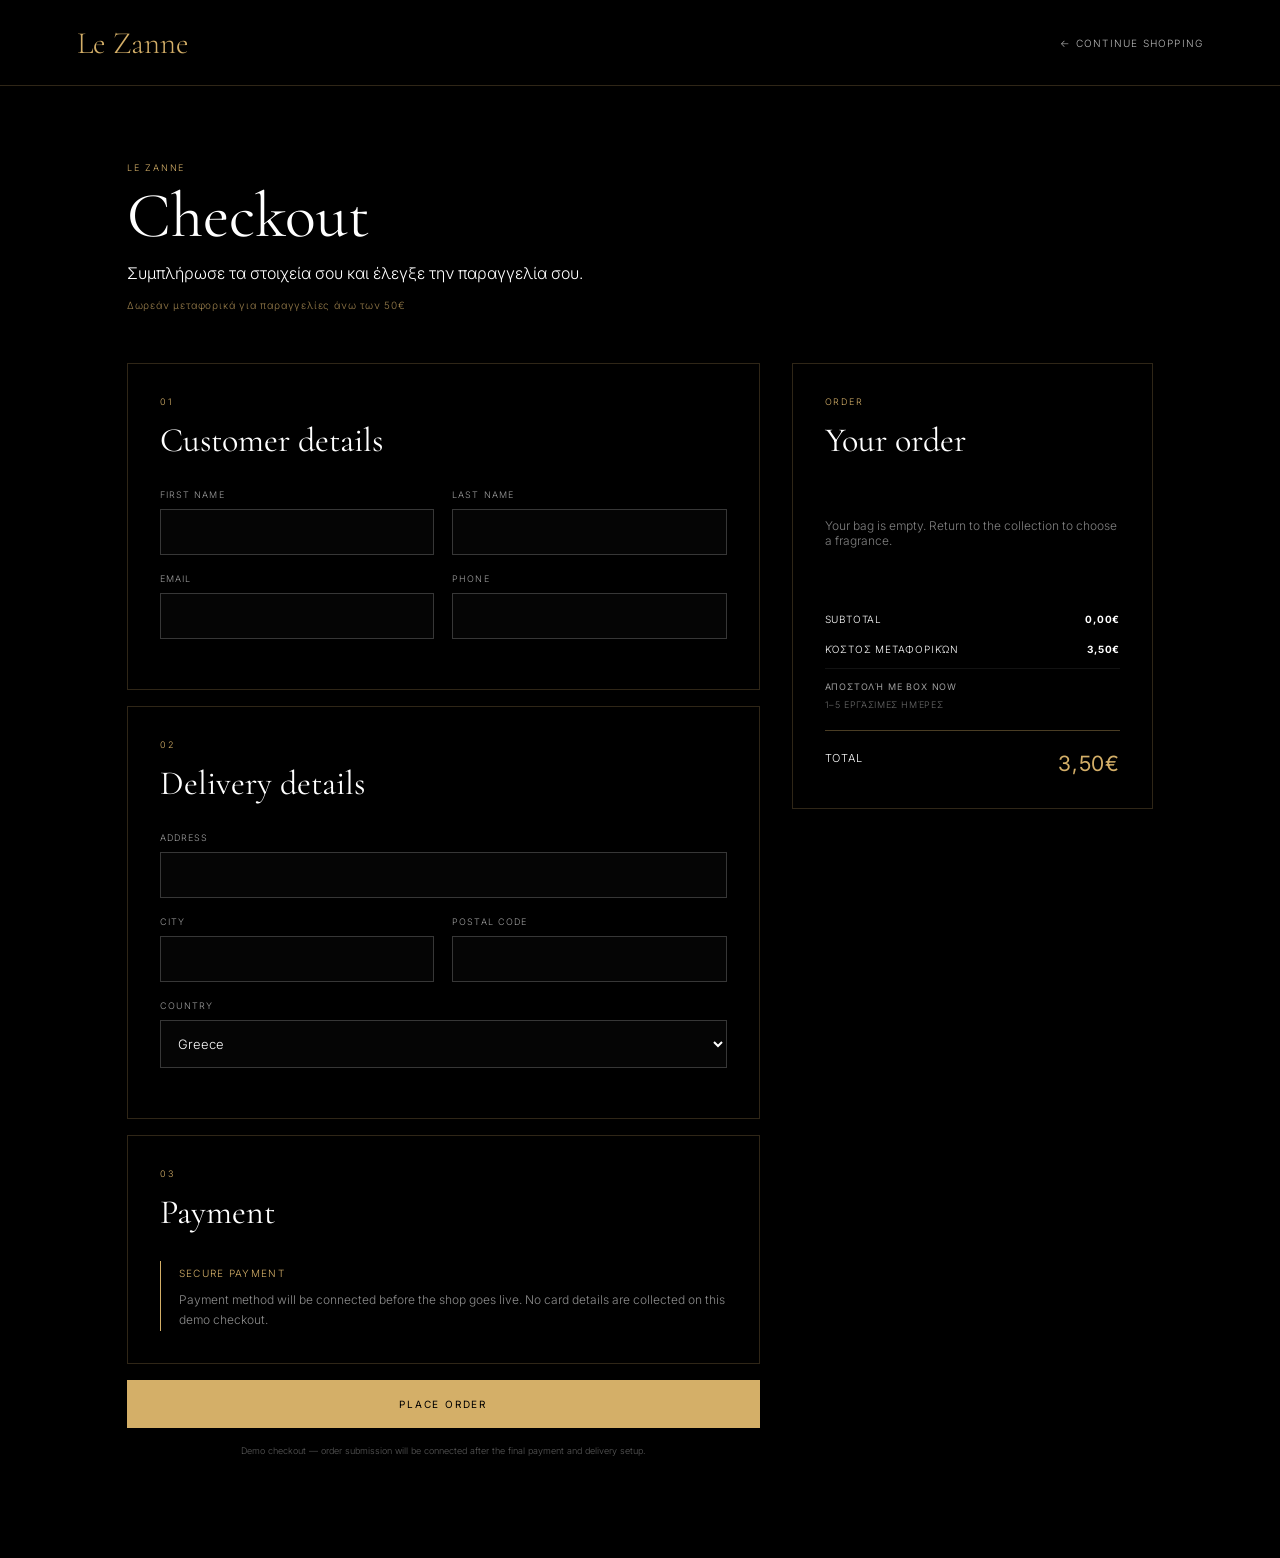
<file: checkout.html>
<!DOCTYPE html>
<html lang="en">
<head>
  <meta charset="UTF-8">
  <meta name="viewport" content="width=device-width, initial-scale=1.0">
  <meta name="description" content="Le Zanne — Checkout">
  <title>Checkout — Le Zanne</title>
  <link rel="preconnect" href="https://fonts.googleapis.com">
  <link rel="preconnect" href="https://fonts.gstatic.com" crossorigin>
  <link href="https://fonts.googleapis.com/css2?family=Cormorant+Garamond:wght@400;500;600&family=Inter:wght@300;400;500&display=swap" rel="stylesheet">
  <link rel="stylesheet" href="checkout.css">
</head>
<body>
  <header class="checkout-header">
    <a href="index.html" class="checkout-brand">Le Zanne</a>
    <a href="index.html#all-products" class="back-link">← Continue shopping</a>
  </header>
  <main class="checkout-page">
    <div class="checkout-intro">
      <p class="eyebrow">Le Zanne</p>
      <h1>Checkout</h1>
      <p>Συμπλήρωσε τα στοιχεία σου και έλεγξε την παραγγελία σου.</p><p class="shipping-threshold">Δωρεάν μεταφορικά για παραγγελίες άνω των 50€</p>
    </div>
    <div class="checkout-layout">
      <form class="customer-form" id="checkout-form">
        <section class="checkout-card">
          <p class="step">01</p>
          <h2>Customer details</h2>
          <div class="field-grid">
            <label>First name<input name="firstName" autocomplete="given-name" required></label>
            <label>Last name<input name="lastName" autocomplete="family-name" required></label>
          </div>
          <div class="field-grid">
            <label>Email<input type="email" name="email" autocomplete="email" required></label>
            <label>Phone<input type="tel" name="phone" autocomplete="tel" required></label>
          </div>
        </section>
        <section class="checkout-card">
          <p class="step">02</p>
          <h2>Delivery details</h2>
          <label>Address<input name="address" autocomplete="street-address" required></label>
          <div class="field-grid">
            <label>City<input name="city" autocomplete="address-level2" required></label>
            <label>Postal code<input name="postalCode" autocomplete="postal-code" required></label>
          </div>
          <label>Country<select name="country" required><option value="Greece">Greece</option></select></label>
        </section>
        <section class="checkout-card">
          <p class="step">03</p>
          <h2>Payment</h2>
          <div class="payment-note"><span>Secure payment</span><p>Payment method will be connected before the shop goes live. No card details are collected on this demo checkout.</p></div>
        </section>
        <button class="place-order" type="submit" id="place-order">Place order</button>
        <p class="checkout-demo-note">Demo checkout — order submission will be connected after the final payment and delivery setup.</p>
      </form>
      <aside class="order-summary checkout-card">
        <p class="step">Order</p>
        <h2>Your order</h2>
        <div id="checkout-items"></div>
        <div class="summary-line"><span>Subtotal</span><strong id="checkout-subtotal">0€</strong></div>
        <div class="summary-line"><span>Κόστος μεταφορικών</span><strong id="checkout-delivery">0€</strong></div><div class="delivery-info"><strong>Αποστολή με BOX NOW</strong><span>1–5 εργάσιμες ημέρες</span></div>
        <div class="summary-total"><span>Total</span><strong id="checkout-total">0€</strong></div>
      </aside>
    </div>
  </main>
  <div class="order-success" id="order-success" hidden>
    <div><span>✓</span><h2>Thank you</h2><p>Your order details have been received in this demo.</p><a href="index.html">Return to Le Zanne</a></div>
  </div>
  <script src="checkout.js"></script>
</body>
</html>
</file>
<file: checkout.css>
*{box-sizing:border-box}html{scroll-behavior:smooth}body{margin:0;background:#000;color:#fff;font-family:Inter,sans-serif;font-weight:300}.checkout-header{height:86px;padding:0 6vw;display:flex;align-items:center;justify-content:space-between;border-bottom:1px solid rgba(212,175,104,.22)}.checkout-brand{font-family:'Cormorant Garamond',serif;font-size:31px;color:#d4af68;text-decoration:none}.back-link{color:rgba(255,255,255,.72);font-size:10px;letter-spacing:.12em;text-transform:uppercase;text-decoration:none}.back-link:hover{color:#fff}.checkout-page{max-width:1180px;margin:0 auto;padding:76px 6vw 100px}.checkout-intro{margin-bottom:52px}.eyebrow,.step{color:#d4af68;text-transform:uppercase;letter-spacing:.2em;font-size:9px;margin:0 0 13px}.checkout-intro h1{font-family:'Cormorant Garamond',serif;font-weight:400;font-size:64px;line-height:.95;margin:0 0 16px}.checkout-intro>p:last-child{color:rgba(255,255,255,.58);font-size:13px}.shipping-threshold{color:rgba(212,175,104,.72)!important;font-size:10px!important;letter-spacing:.08em;margin-top:10px}.checkout-layout{display:grid;grid-template-columns:minmax(0,1.4fr) minmax(320px,.8fr);gap:32px;align-items:start}.customer-form{display:grid;gap:16px}.checkout-card{border:1px solid rgba(212,175,104,.22);padding:32px;background:#000}.checkout-card h2{font-family:'Cormorant Garamond',serif;font-size:34px;font-weight:400;margin:0 0 28px}.field-grid{display:grid;grid-template-columns:1fr 1fr;gap:18px}label{display:block;color:rgba(255,255,255,.62);font-size:9px;letter-spacing:.12em;text-transform:uppercase;margin-bottom:18px}input,select{display:block;width:100%;margin-top:9px;border:1px solid rgba(255,255,255,.2);background:#050505;color:#fff;padding:14px 13px;font:300 13px Inter,sans-serif;outline:none}input:focus,select:focus{border-color:#d4af68}select{appearance:auto}.payment-note{border-left:1px solid #d4af68;padding-left:18px}.payment-note span{font-size:10px;letter-spacing:.13em;text-transform:uppercase;color:#d4af68}.payment-note p{font-size:12px;line-height:1.7;color:rgba(255,255,255,.55);margin:9px 0 0}.place-order{border:1px solid #d4af68;background:#d4af68;color:#000;padding:17px;font:400 10px Inter,sans-serif;letter-spacing:.18em;text-transform:uppercase;cursor:pointer}.place-order:hover{background:#fff;border-color:#fff}.checkout-demo-note{font-size:9px;line-height:1.6;color:rgba(255,255,255,.35);text-align:center;margin:0}.order-summary{position:sticky;top:25px}.order-summary h2{margin-bottom:22px}.summary-item{padding:17px 0;border-bottom:1px solid rgba(255,255,255,.1)}.summary-item h3{font-family:'Cormorant Garamond',serif;font-size:22px;font-weight:400;margin:0 0 7px}.summary-item p{font-size:9px;color:rgba(255,255,255,.5);text-transform:uppercase;letter-spacing:.09em;margin:0}.summary-item strong{display:block;color:#d4af68;font-size:12px;font-weight:400;margin-top:8px}.summary-empty{padding:35px 0;color:rgba(255,255,255,.5);font-size:12px}.summary-line,.summary-total{display:flex;justify-content:space-between;gap:15px;padding-top:18px;font-size:10px;letter-spacing:.08em;text-transform:uppercase}.delivery-info{display:flex;flex-direction:column;gap:5px;margin-top:13px;padding-top:11px;border-top:1px solid rgba(255,255,255,.07);font-size:9px;line-height:1.5;color:rgba(255,255,255,.42);letter-spacing:.07em;text-transform:uppercase}.delivery-info strong{font-size:9px;font-weight:400;color:rgba(255,255,255,.62);letter-spacing:.09em}.summary-line span:last-child{color:rgba(255,255,255,.45);text-align:right}.summary-total{margin-top:18px;padding-top:20px;border-top:1px solid rgba(212,175,104,.35);font-size:11px}.summary-total strong{color:#d4af68;font-size:21px;font-weight:400}.order-success{position:fixed;inset:0;background:rgba(0,0,0,.94);z-index:20;display:grid;place-items:center;text-align:center;padding:25px}.order-success>div{max-width:500px;border:1px solid rgba(212,175,104,.4);padding:55px 45px}.order-success span{color:#d4af68;font-size:30px}.order-success h2{font:400 42px 'Cormorant Garamond',serif;margin:15px 0 8px}.order-success p{color:rgba(255,255,255,.55);font-size:12px}.order-success a{display:inline-block;margin-top:20px;color:#d4af68;text-decoration:none;font-size:10px;letter-spacing:.13em;text-transform:uppercase} .order-success[hidden]{display:none}@media(max-width:800px){.checkout-header{padding:0 22px}.checkout-page{padding:55px 22px 70px}.checkout-intro h1{font-size:50px}.checkout-layout{grid-template-columns:1fr}.order-summary{position:static}.field-grid{grid-template-columns:1fr}.checkout-card{padding:25px}.back-link{font-size:8px}}
</file>
